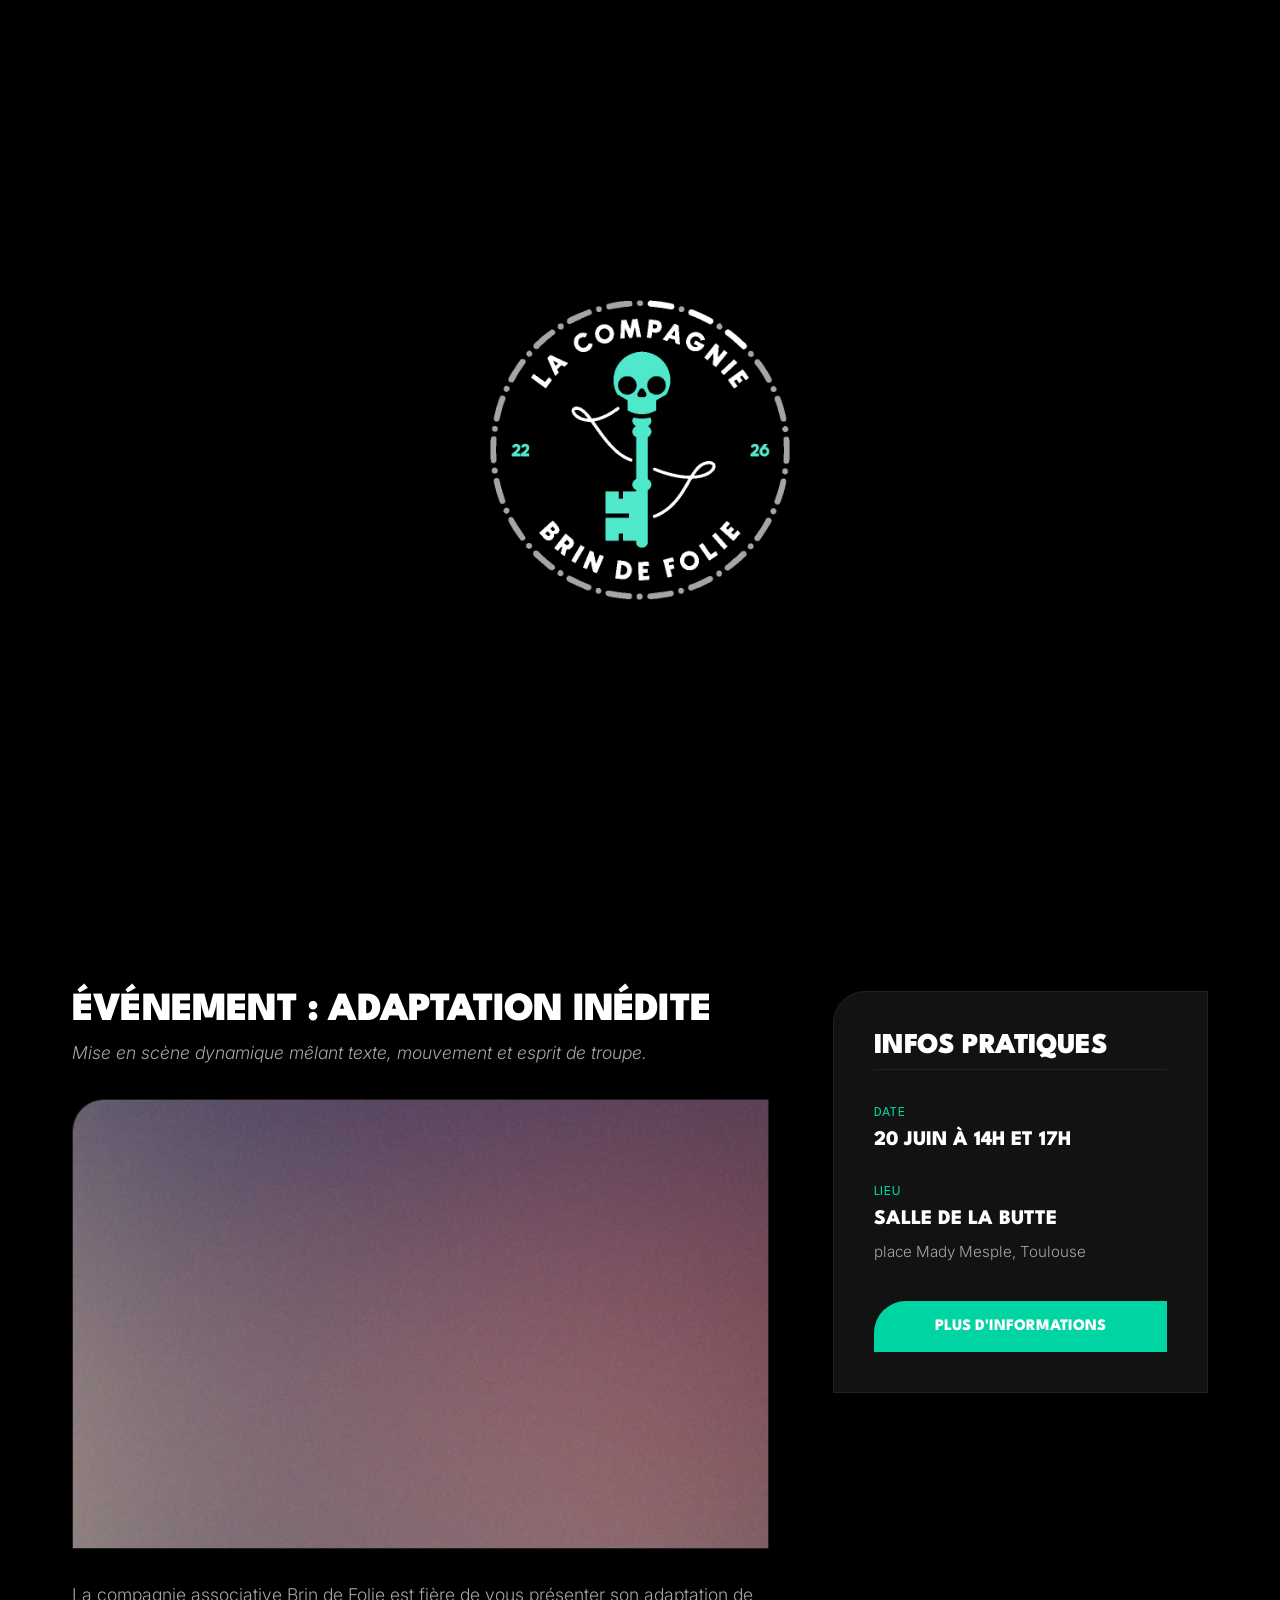
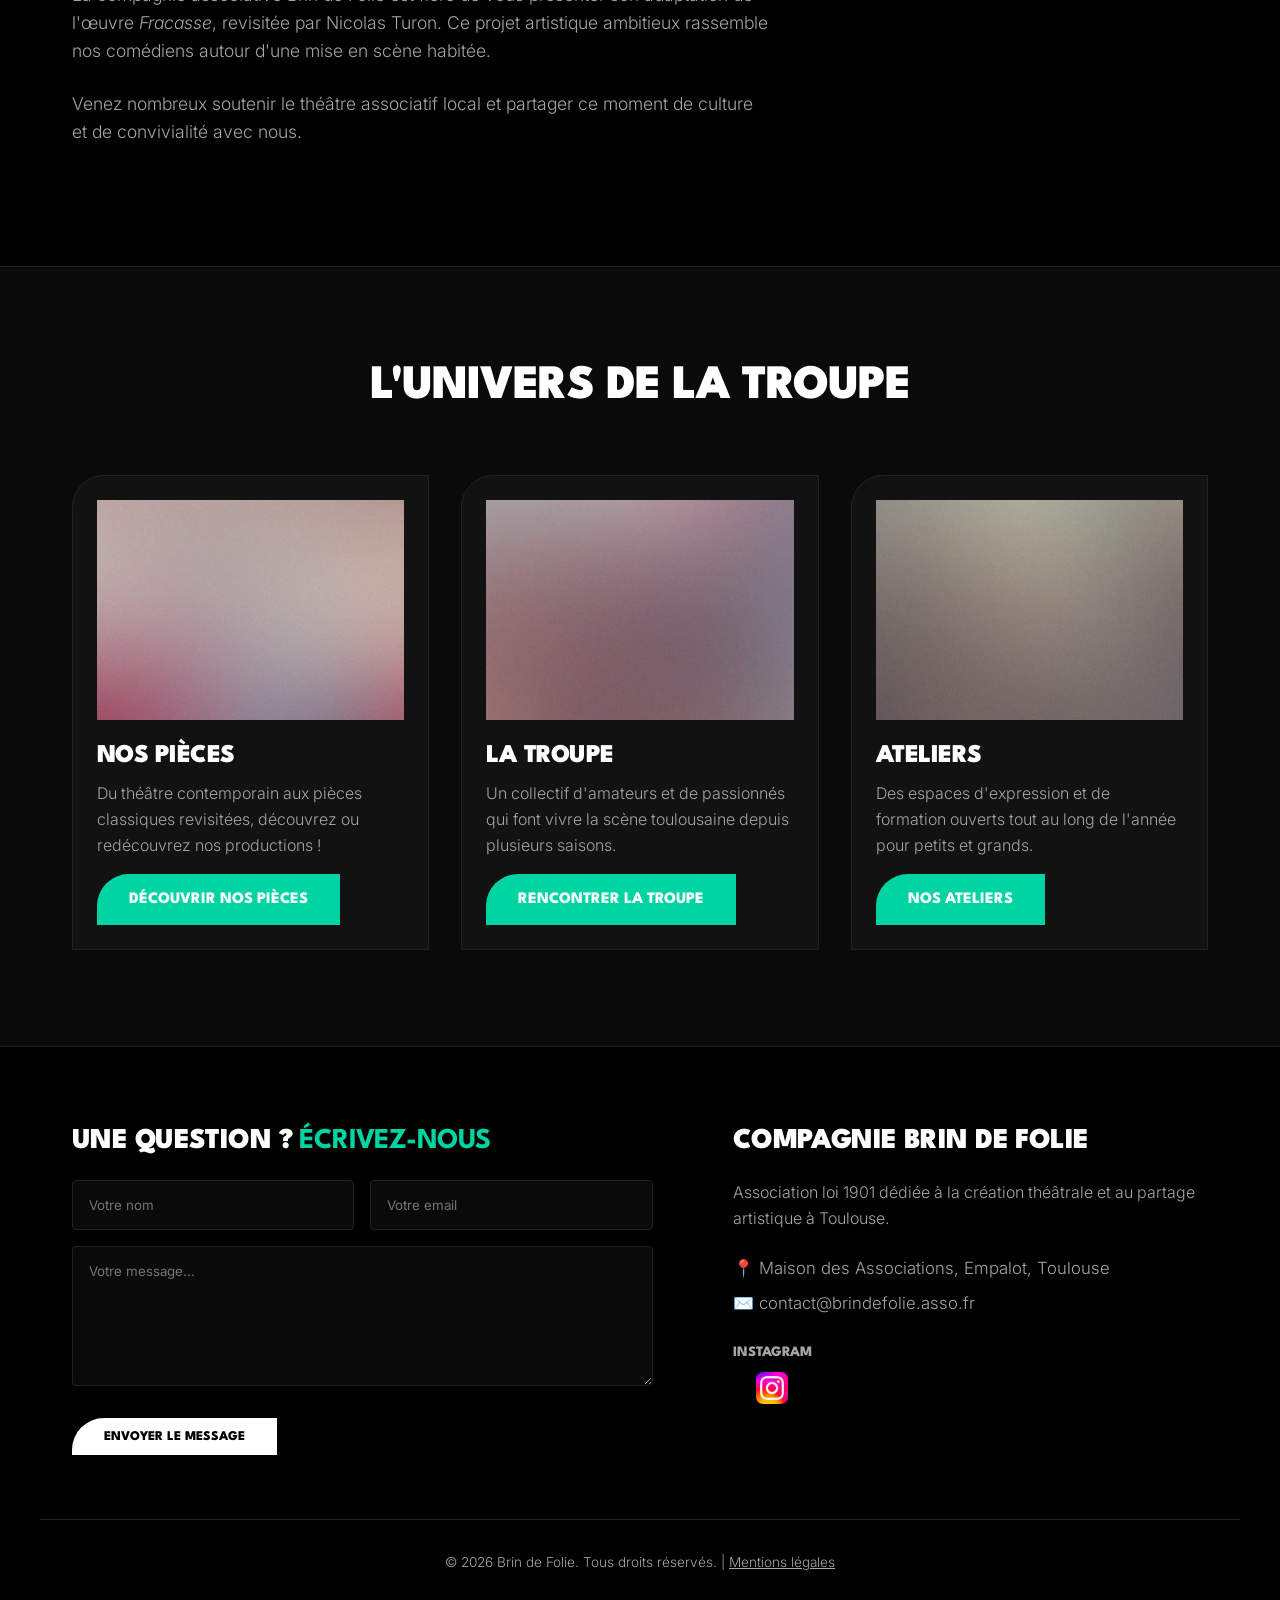
<file: index.html>
<!DOCTYPE html>
<html lang="fr">
<head>
    <meta charset="UTF-8" />
    <meta name="viewport" content="width=device-width, initial-scale=1.0" />
    <title>Brin de Folie | Compagnie de Théâtre Associative Toulouse</title>
	
	<meta name="description" content="Découvrez Brin de Folie, troupe de théâtre effervescente à Toulouse. Suivez nos créations, spectacles en tournée (Fracasse), nos archives et ateliers." />
    <meta name="keywords" content="theatre toulouse, compagnie theatre amateur, troupe de theatre, ateliers theatre toulouse, spectacle fracasse" />

    <meta property="og:type" content="website" />
    <meta property="og:url" content="https://brindefolie.github.io/" /> <meta property="og:title" content="Brin de Folie | Compagnie de Théâtre Associative à Toulouse" />
    <meta property="og:description" content="Théâtre effervescent et créations collectives. Découvrez nos spectacles actuels, nos archives et nos ateliers." />
    <meta property="og:image" content="https://brindefolie.github.io/images/SVG/Link.svg" /> <meta name="robots" content="index, follow" />

	<script type="application/ld+json">
	{
  		"@context": "https://schema.org",
  		"@type": "WebSite",
  		"name": "Brin de Folie",
  		"url": "https://brindefolie.github.io/"
	}
	</script>
	
    <link rel="canonical" href="https://brindefolie.github.io/" />
	
	<link rel="apple-touch-icon" href="images/2x/apple-touch-icon.png" />
	<!-- <link rel="icon" type="image/svg+xml" href="images/SVG/IconB.svg" /> -->
	<link rel="icon" type="image/svg+xml" href="https://brindefolie.github.io/images/SVG/IconB.svg" />
	<link rel="icon" type="image/png" sizes="48x48" href="https://brindefolie.github.io/images/favicon.png" />
    <link rel="stylesheet" href="main.css" />
</head>
<body>
	<div id="page-loader">
		<div class="loader-content">
			<img src="images/GIF/gifBDF2.gif" alt="Brin de Folie" class="loader-gif">
		</div>
	</div>
    <header id="main-header" data-include="header.html"></header>

    <main>
        <section id="hero">
            <div class="container hero-grid">
                <div class="hero-content">
                    <h1>Brin de <span class="text-flash">Folie</span></h1>
                    <p class="hero-lead">Une association de passionnés réunis pour partager l'amour de la scène, du mouvement et de la comédie brute.</p>
                    <a href="pieces.html" class="btn-primary">Voir les pièces</a>
                </div>
                <div class="hero-image-wrapper">
                    <img src="images/SVG/IllC.svg" alt="Insigne Brin de Folie" class="hero-badge">
                </div>
            </div>
        </section>

        <section id="now-playing">
            <div class="container alert-banner">
                <div class="banner-text">
                    <span class="badge-live">À l'affiche</span>
                    <h2><strong>Fracasse</strong> de Nicolas Turon</h2>
                </div>
                <div class="banner-action">
                    <a href="oeuvre-fracasse.html" class="btn-secondary">Découvrir la pièce</a>
                </div>
            </div>
        </section>

        <section id="spectacle-focus" class="container">
            <div class="focus-grid">
                <article class="main-event">
                    <header class="event-header">
                        <h2>Événement : Adaptation inédite</h2>
                        <p>Mise en scène dynamique mêlant texte, mouvement et esprit de troupe.</p>
                    </header>
                    <div class="featured-image">
						<a href="oeuvre-fracasse.html" class="image-link" aria-label="Représentation de Fracasse">
							<img src="images/pic04.jpg" alt="Représentation de Fracasse" />
						</a>
                    </div>
                    <div class="event-body">
                        <p>La compagnie associative Brin de Folie est fière de vous présenter son adaptation de l'œuvre <em>Fracasse</em>, revisitée par Nicolas Turon. Ce projet artistique ambitieux rassemble nos comédiens autour d'une mise en scène habitée.</p>
                        <p>Venez nombreux soutenir le théâtre associatif local et partager ce moment de culture et de convivialité avec nous.</p>
                    </div>
                </article>

                <aside class="event-sidebar">
                    <div class="sticky-info-box">
                        <h3>Infos Pratiques</h3>
                        <div class="info-item">
                            <span class="info-label">Date</span>
                            <time datetime="2026-06-20" class="info-value">20 juin à 14h et 17h</time>
                        </div>
                        <div class="info-item">
                            <span class="info-label">Lieu</span>
                            <p class="info-value">Salle de la Butte<br><small>place Mady Mesple, Toulouse</small></p>
                        </div>
                        <a href="oeuvre-fracasse.html" class="btn-ticket">Plus d'informations</a>
                    </div>
                </aside>
            </div>
        </section>

        <section id="pillars">
            <div class="container">
                <h2 class="section-title">L'Univers de la Troupe</h2>
                <div class="pillars-grid">
                    <article class="pillar-card">
						<a href="pieces.html" class="pillar-image-link" aria-label="Découvrir nos pièces">
                            <img src="images/pic01.jpg" alt="Scène de théâtre" />
                        </a>
                        <h3>Nos pièces</h3>
                        <p>Du théâtre contemporain aux pièces classiques revisitées, découvrez ou redécouvrez nos productions !</p>
						<div class="pillar-actions">
                            <a href="pieces.html" class="btn-primary btn-small">Découvrir nos pièces</a>
                        </div>
                    </article>

                    <article class="pillar-card">
						<a href="troupe.html" class="pillar-image-link" aria-label="Découvrir la troupe">
							<img src="images/pic02.jpg" alt="Les comédiens" />
						</a>
                        <h3>La Troupe</h3>
                        <p>Un collectif d'amateurs et de passionnés qui font vivre la scène toulousaine depuis plusieurs saisons.</p>
						<div class="pillar-actions">
                            <a href="troupe.html" class="btn-primary btn-small">Rencontrer la troupe</a>
                        </div>
					</article>

                    <article class="pillar-card">
						<a href="#" class="pillar-image-link" aria-label="Découvrir les ateliers">
							<img src="images/pic03.jpg" alt="Atelier de théâtre" />
						</a>
                        <h3>Ateliers</h3>
                        <p>Des espaces d'expression et de formation ouverts tout au long de l'année pour petits et grands.</p>
						<div class="pillar-actions">
                            <a href="#" class="btn-primary btn-small">nos ateliers</a>
                        </div>
					</article>
                </div>
            </div>
        </section>
    </main>

    <footer id="main-footer" data-include="footer.html"></footer>
	<script src="script.js"></script>
</body>
</html>
</file>
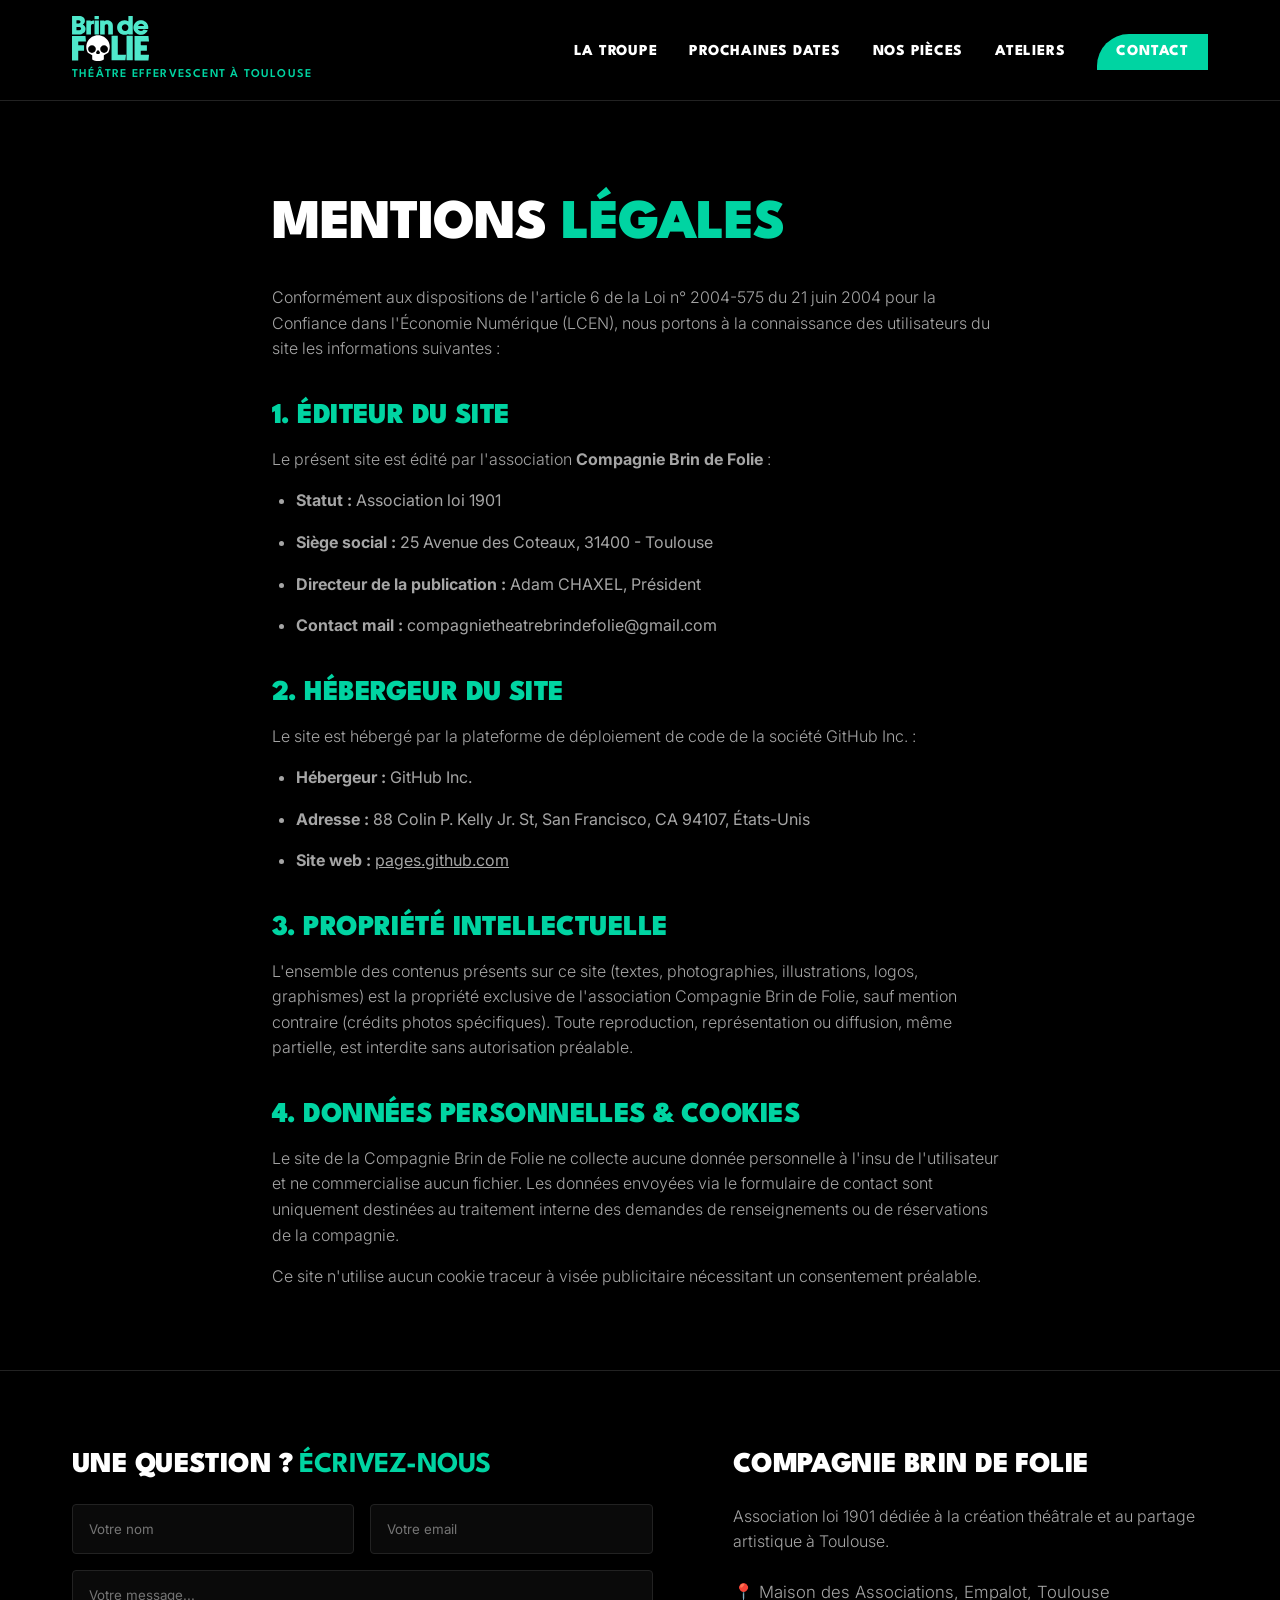
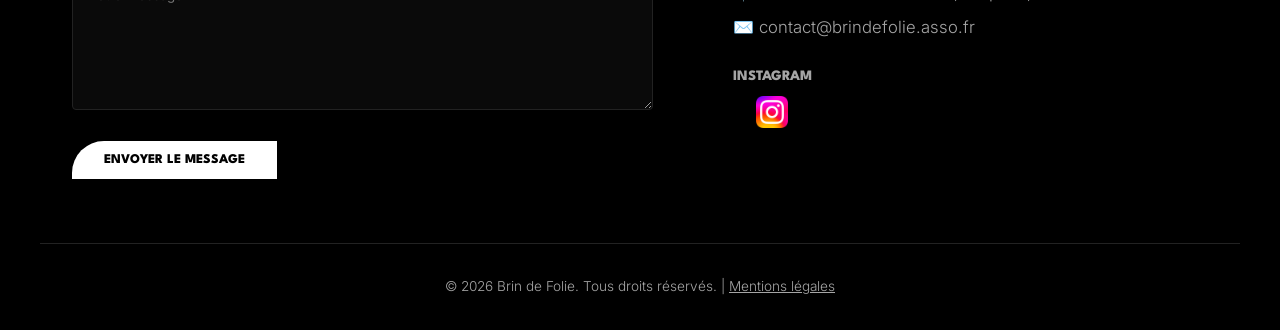
<file: mention.html>
<!DOCTYPE html>
<html lang="fr">
<head>
    <meta charset="UTF-8" />
    <meta name="viewport" content="width=device-width, initial-scale=1.0" />
    <title>Mentions Légales | Brin de Folie</title>

    <script type="application/ld+json">
	{
  		"@context": "https://schema.org",
  		"@type": "WebSite",
  		"name": "Brin de Folie",
  		"url": "https://brindefolie.github.io/"
	}
	</script>
    <!-- <link rel="icon" type="image/svg+xml" href="images/SVG/IconB.svg" /> -->
	<link rel="icon" type="image/svg+xml" href="https://brindefolie.github.io/images/SVG/IconB.svg" />
	<link rel="icon" type="image/png" sizes="48x48" href="https://brindefolie.github.io/images/favicon.png" />

    <link rel="stylesheet" href="main.css" />
    <link rel="stylesheet" href="mention.css" />
</head>
<body>

    <header id="main-header" data-include="header.html"></header>

    <main class="container">
        <article class="legal-content">
            <h1>Mentions <span class="text-flash">Légales</span></h1>
            <p>Conformément aux dispositions de l'article 6 de la Loi n° 2004-575 du 21 juin 2004 pour la Confiance dans l'Économie Numérique (LCEN), nous portons à la connaissance des utilisateurs du site les informations suivantes :</p>

            <h2>1. Éditeur du site</h2>
            <p>Le présent site est édité par l'association <strong>Compagnie Brin de Folie</strong> :</p>
            <ul>
                <li><strong>Statut :</strong> Association loi 1901</li>
                <li><strong>Siège social :</strong> 25 Avenue des Coteaux, 31400 - Toulouse</li>
                <li><strong>Directeur de la publication :</strong> Adam CHAXEL, Président</li>
                <li><strong>Contact mail :</strong> compagnietheatrebrindefolie@gmail.com</li>
            </ul>

            <h2>2. Hébergeur du site</h2>
            <p>Le site est hébergé par la plateforme de déploiement de code de la société GitHub Inc. :</p>
            <ul>
                <li><strong>Hébergeur :</strong> GitHub Inc.</li>
                <li><strong>Adresse :</strong> 88 Colin P. Kelly Jr. St, San Francisco, CA 94107, États-Unis</li>
                <li><strong>Site web :</strong> <a href="https://pages.github.com" target="_blank" rel="noopener">pages.github.com</a></li>
            </ul>

            <h2>3. Propriété intellectuelle</h2>
            <p>L'ensemble des contenus présents sur ce site (textes, photographies, illustrations, logos, graphismes) est la propriété exclusive de l'association Compagnie Brin de Folie, sauf mention contraire (crédits photos spécifiques). Toute reproduction, représentation ou diffusion, même partielle, est interdite sans autorisation préalable.</p>

            <h2>4. Données personnelles & Cookies</h2>
            <p>Le site de la Compagnie Brin de Folie ne collecte aucune donnée personnelle à l'insu de l'utilisateur et ne commercialise aucun fichier. Les données envoyées via le formulaire de contact sont uniquement destinées au traitement interne des demandes de renseignements ou de réservations de la compagnie.</p>
            <p>Ce site n'utilise aucun cookie traceur à visée publicitaire nécessitant un consentement préalable.</p>
        </article>
    </main>

    <footer id="main-footer" data-include="footer.html"></footer>

    <!-- Script de gestion globale -->
    <script src="script.js"></script>
</body>
</html>
</file>
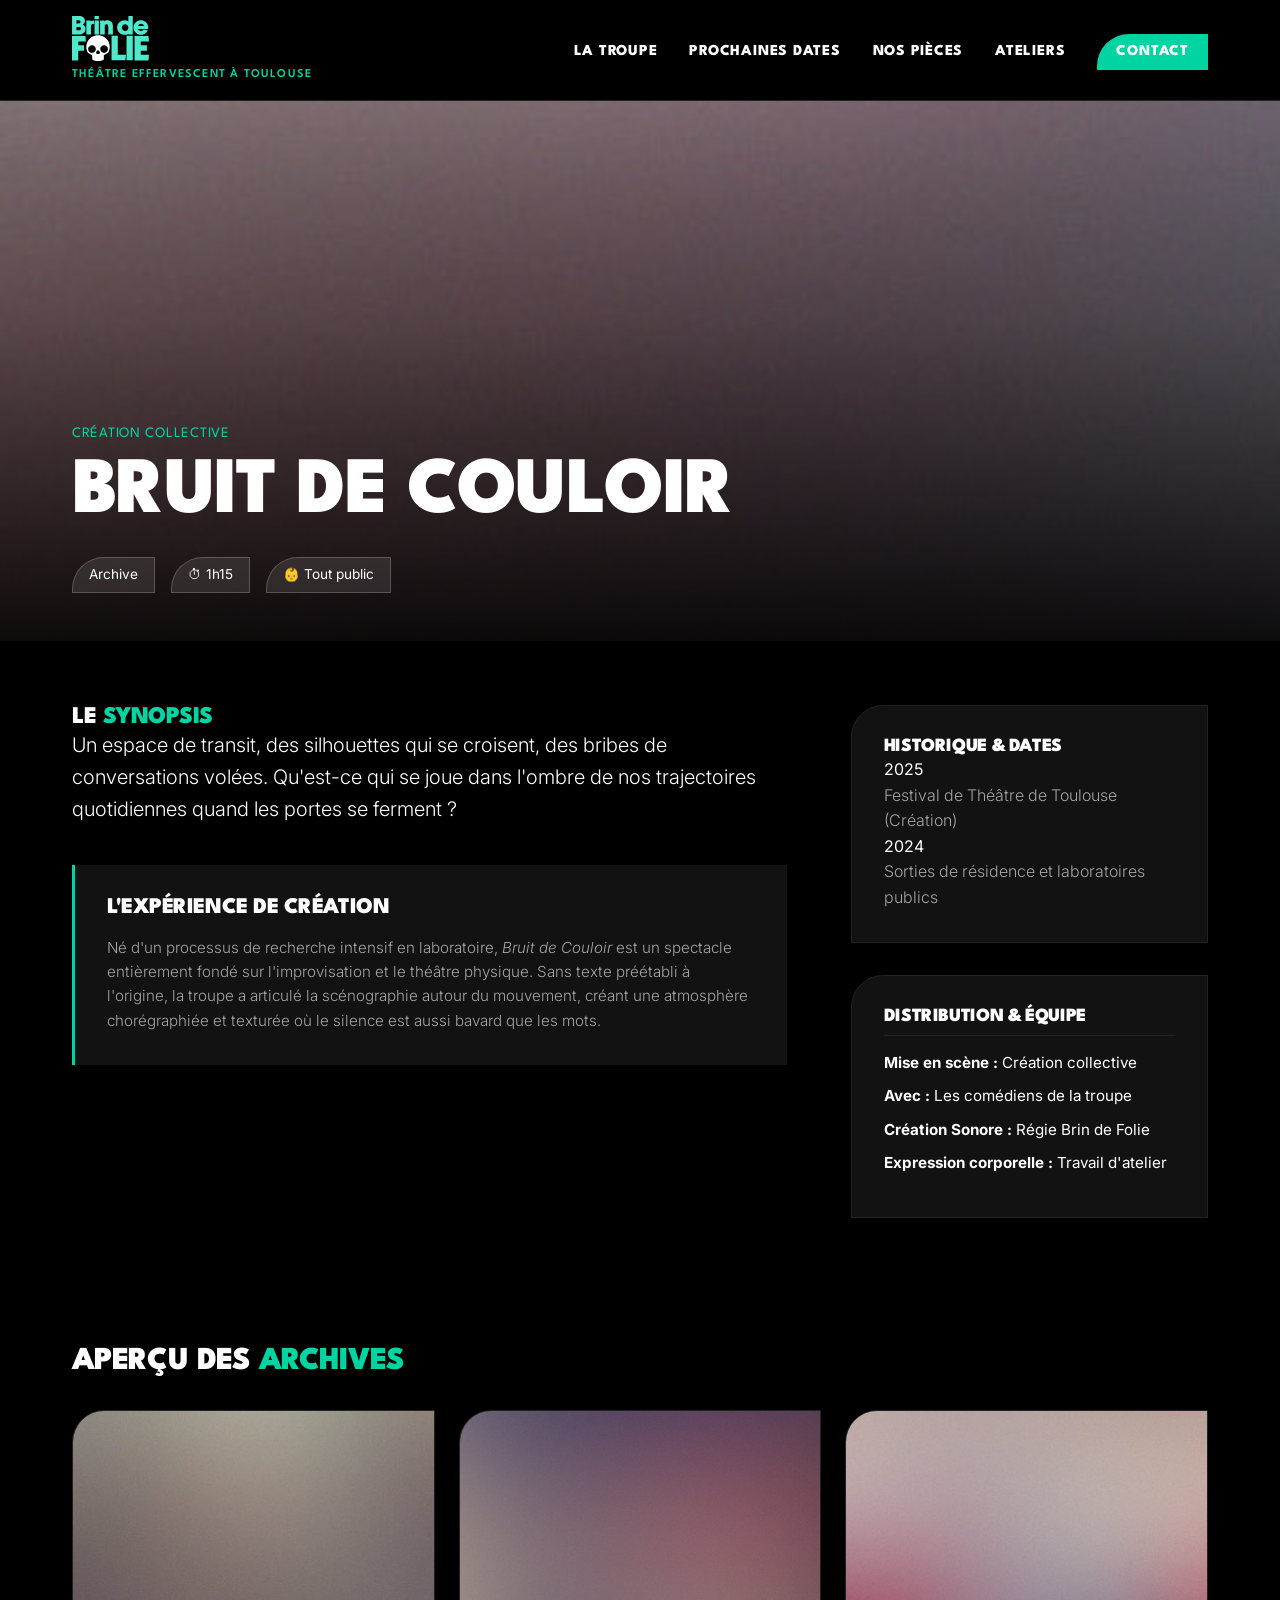
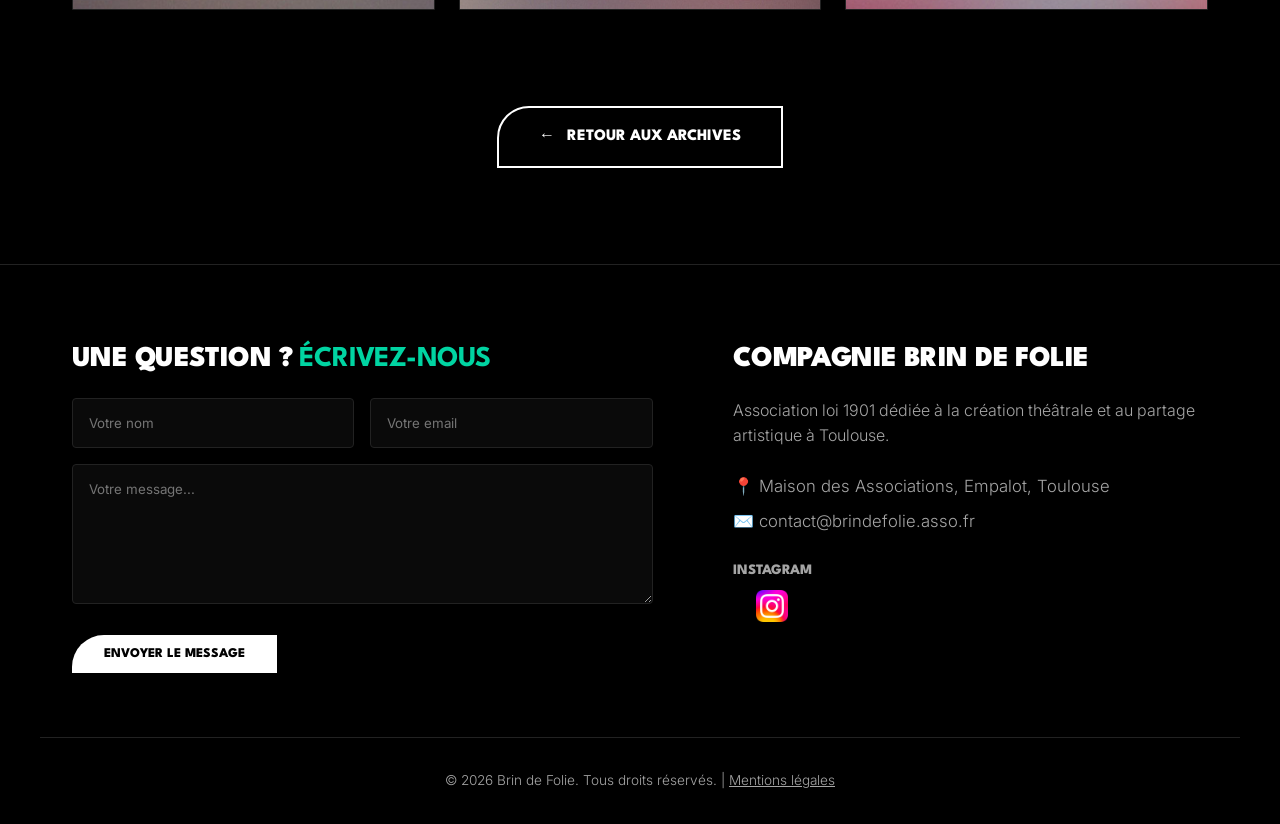
<file: oeuvre-archive-bruitdecouloir.html>
<!DOCTYPE html>
<html lang="fr">
<head>
    <meta charset="UTF-8" />
    <meta name="viewport" content="width=device-width, initial-scale=1.0" />
    <title>Bruit de Couloir | Archives | Brin de Folie</title>
    
    <meta name="description" content="Retour sur Bruit de Couloir, création collective et expérimentale de la compagnie Brin de Folie présentée au Festival de Théâtre de Toulouse." />
    <meta name="keywords" content="bruit de couloir theatre, creation collective toulouse, theatre physique toulouse" />

    <meta property="og:type" content="article" />
    <meta property="og:url" content="https://brindefolie.github.io/oeuvre-archive-bruitdecouloir.html" />
    <meta property="og:title" content="Bruit de Couloir | Archives | Brin de Folie Théâtre" />
    <meta property="og:description" content="Une pièce basée sur le mouvement et l'improvisation. Plongez dans les archives de notre laboratoire public de 2025." />
    <meta property="og:image" content="https://brindefolie.github.io/images/SVG/Link.svg" />

    <meta name="robots" content="index, follow" />

	<script type="application/ld+json">
	{
  		"@context": "https://schema.org",
  		"@type": "WebSite",
  		"name": "Brin de Folie",
  		"url": "https://brindefolie.github.io/"
	}
	</script>
	
    <link class="canonical" href="https://brindefolie.github.io/oeuvre-archive-bruitdecouloir.html" />

	<link rel="apple-touch-icon" href="images/2x/apple-touch-icon.png" />
    <!-- <link rel="icon" type="image/svg+xml" href="images/SVG/IconB.svg" /> -->
	<link rel="icon" type="image/svg+xml" href="https://brindefolie.github.io/images/SVG/IconB.svg" />
	<link rel="icon" type="image/png" sizes="48x48" href="https://brindefolie.github.io/images/favicon.png" />
    <link rel="stylesheet" href="main.css" />
    <link rel="stylesheet" href="oeuvre.css" />
</head>
<body>
    <header id="main-header" data-include="header.html"></header>

    <main>
        <section class="show-hero">
            <div class="hero-bg">
                <img src="images/pic02.jpg" alt="Spectacle Bruit de Couloir" />
            </div>
            <div class="hero-overlay"></div>
            <div class="hero-content container">
                <span class="show-meta-author">Création Collective</span>
                <h1>Bruit de Couloir</h1>
                <div class="badge-container">
                    <span class="info-badge archive-badge">Archive</span>
                    <span class="info-badge duration">⏱ 1h15</span>
                    <span class="info-badge age">👶 Tout public</span>
                </div>
            </div>
        </section>

        <section class="show-details container">
            <div class="details-grid">
                
                <div class="details-text">
                    <h2>Le <span class="text-flash">Synopsis</span></h2>
                    <p class="synopsis-lead">Un espace de transit, des silhouettes qui se croisent, des bribes de conversations volées. Qu'est-ce qui se joue dans l'ombre de nos trajectoires quotidiennes quand les portes se ferment ?</p>
                    
                    <div class="artistic-note">
                        <h3>L'expérience de création</h3>
                        <p>Né d'un processus de recherche intensif en laboratoire, <em>Bruit de Couloir</em> est un spectacle entièrement fondé sur l'improvisation et le théâtre physique. Sans texte préétabli à l'origine, la troupe a articulé la scénographie autour du mouvement, créant une atmosphère chorégraphiée et texturée où le silence est aussi bavard que les mots.</p>
                    </div>
                </div>

                <aside class="details-sidebar">
                    <div class="sidebar-block history-card">
                        <h3>Historique & Dates</h3>
                        <div class="archive-dates-list">
                            <div class="archive-date-item">
                                <span class="year-badge">2025</span>
                                <p>Festival de Théâtre de Toulouse (Création)</p>
                            </div>
                            <div class="archive-date-item">
                                <span class="year-badge">2024</span>
                                <p>Sorties de résidence et laboratoires publics</p>
                            </div>
                        </div>
                    </div>

                    <div class="sidebar-block creative-team">
                        <h3>Distribution & Équipe</h3>
                        <ul>
                            <li><strong>Mise en scène :</strong> Création collective</li>
                            <li><strong>Avec :</strong> Les comédiens de la troupe</li>
                            <li><strong>Création Sonore :</strong> Régie Brin de Folie</li>
                            <li><strong>Expression corporelle :</strong> Travail d'atelier</li>
                        </ul>
                    </div>
                </aside>

            </div>
        </section>

        <section class="show-gallery container">
            <h2 class="section-subtitle">Aperçu des <span class="text-flash">Archives</span></h2>
            <div class="gallery-grid">
                <div class="gallery-item"><img src="images/pic03.jpg" alt="Photo d'archive 1" /></div>
                <div class="gallery-item"><img src="images/pic04.jpg" alt="Photo d'archive 2" /></div>
                <div class="gallery-item"><img src="images/pic01.jpg" alt="Photo d'archive 3" /></div>
            </div>
        </section>

        <div class="container actions-back">
            <a href="pieces.html#archives" class="btn-secondary btn-back">
                <span class="icon-arrow">←</span> Retour aux archives
            </a>
        </div>
    </main>

    <footer id="main-footer" data-include="footer.html"></footer>
	<script src="script.js"></script>

</body>
</html>
</file>
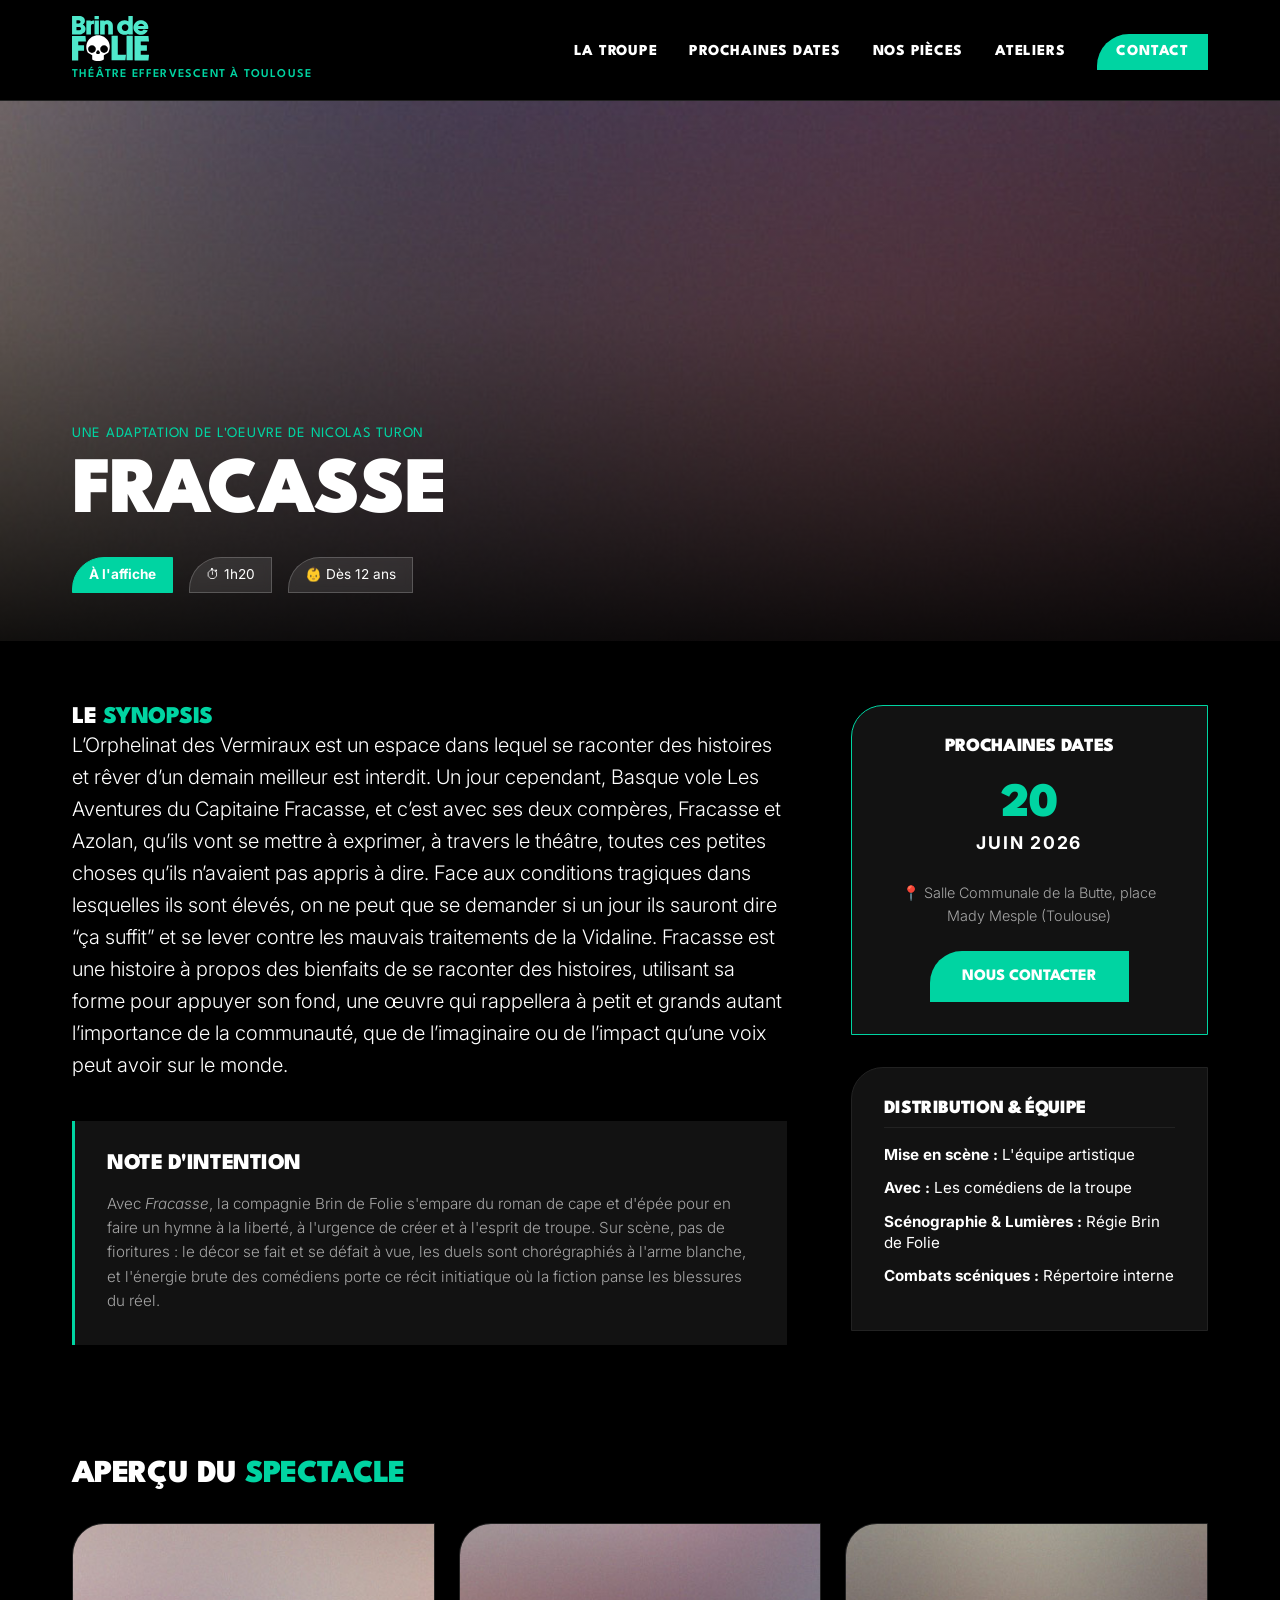
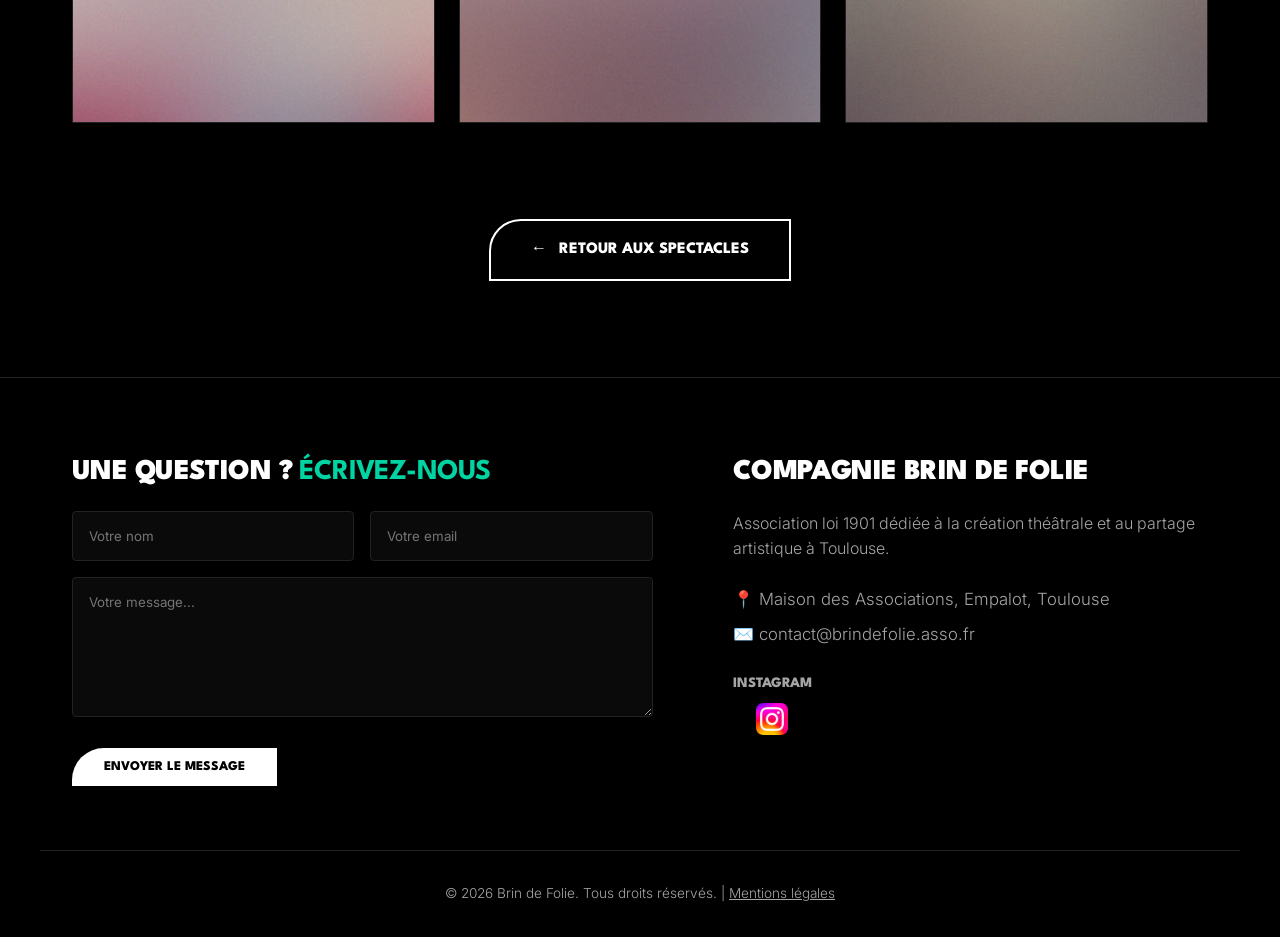
<file: oeuvre-fracasse.html>
<!DOCTYPE html>
<html lang="fr">
<head>
    <meta charset="UTF-8" />
    <meta name="viewport" content="width=device-width, initial-scale=1.0" />
    <title>Fracasse | Spectacles | Brin de Folie</title>
    
	<meta name="description" content="Découvrez Fracasse par la compagnie Brin de Folie. Une adaptation physique et habitée de l'œuvre classique, mêlant combats scéniques et poésie brute." />
    <meta name="keywords" content="piece fracasse toulouse, nicolas turon, combats sceniques toulouse, spectacle brin de folie" />

    <meta property="og:type" content="article" />
    <meta property="og:url" content="https://brindefolie.github.io/oeuvre-fracasse.html" />
    <meta property="og:title" content="Fracasse - Spectacle | Brin de Folie Toulouse" />
    <meta property="og:description" content="Un château en ruine, des duels à l'arme blanche et l'énergie brute d'une troupe. Découvrez notre création phare." />
    <meta property="og:image" content="https://brindefolie.github.io/images/SVG/Link.svg" />

    <meta name="robots" content="index, follow" />

	<script type="application/ld+json">
	{
  		"@context": "https://schema.org",
  		"@type": "WebSite",
  		"name": "Brin de Folie",
  		"url": "https://brindefolie.github.io/"
	}
	</script>
	
    <link class="canonical" href="https://brindefolie.github.io/oeuvre-fracasse.html" />
	
	<link rel="apple-touch-icon" href="images/2x/apple-touch-icon.png" />
    <!-- <link rel="icon" type="image/svg+xml" href="images/SVG/IconB.svg" /> -->
	<link rel="icon" type="image/svg+xml" href="https://brindefolie.github.io/images/SVG/IconB.svg" />
	<link rel="icon" type="image/png" sizes="48x48" href="https://brindefolie.github.io/images/favicon.png" />
    <link rel="stylesheet" href="main.css" />
    <link rel="stylesheet" href="oeuvre.css" />
</head>
<body>

    <header id="main-header" data-include="header.html"></header>

    <main>
        <section class="show-hero">
            <div class="hero-bg">
                <img src="images/pic04.jpg" alt="Fracasse sur scène" />
            </div>
            <div class="hero-overlay"></div>
            <div class="hero-content container">
                <span class="show-meta-author">Une adaptation de l'oeuvre de Nicolas Turon</span>
                <h1>Fracasse</h1>
                <div class="badge-container">
                    <span class="info-badge status">À l'affiche</span>
                    <span class="info-badge duration">⏱ 1h20</span>
                    <span class="info-badge age">👶 Dès 12 ans</span>
                </div>
            </div>
        </section>

        <section class="show-details container">
            <div class="details-grid">
                
                <div class="details-text">
                    <h2>Le <span class="text-flash">Synopsis</span></h2>
                    <p class="synopsis-lead">L’Orphelinat des Vermiraux est un espace dans lequel se raconter des histoires et rêver d’un demain meilleur est interdit. Un jour cependant, Basque vole Les Aventures du Capitaine Fracasse, et c’est avec ses deux compères, Fracasse et Azolan, qu’ils vont se mettre à exprimer, à travers le théâtre, toutes ces petites choses qu’ils n’avaient pas appris à dire. Face aux conditions tragiques dans lesquelles ils sont élevés, on ne peut que se demander si un jour ils sauront dire “ça suffit” et se lever contre les mauvais traitements de la Vidaline.

Fracasse est une histoire à propos des bienfaits de se raconter des histoires, utilisant sa forme pour appuyer son fond, une œuvre qui rappellera à petit et grands autant l’importance de la communauté, que de l’imaginaire ou de l’impact qu’une voix peut avoir sur le monde.</p>
                    
                    <div class="artistic-note">
                        <h3>Note d'intention</h3>
                        <p>Avec <em>Fracasse</em>, la compagnie Brin de Folie s'empare du roman de cape et d'épée pour en faire un hymne à la liberté, à l'urgence de créer et à l'esprit de troupe. Sur scène, pas de fioritures : le décor se fait et se défait à vue, les duels sont chorégraphiés à l'arme blanche, et l'énergie brute des comédiens porte ce récit initiatique où la fiction panse les blessures du réel.</p>
                    </div>
                </div>

                <aside class="details-sidebar">
                    <div class="sidebar-block next-date-card">
						<h3>Prochaines Dates</h3>
						<div class="date-highlight">
							<span class="day">20</span>
							<span class="month">Juin 2026</span>
						</div>
						<p class="location">📍 Salle Communale de la Butte, place Mady Mesple (Toulouse)</p>
						
						<a href="#main-footer" class="btn-primary btn-small">Nous contacter</a>
					</div>

                    <div class="sidebar-block creative-team">
                        <h3>Distribution & Équipe</h3>
                        <ul>
                            <li><strong>Mise en scène :</strong> L'équipe artistique</li>
                            <li><strong>Avec :</strong> Les comédiens de la troupe</li>
                            <li><strong>Scénographie & Lumières :</strong> Régie Brin de Folie</li>
                            <li><strong>Combats scéniques :</strong> Répertoire interne</li>
                        </ul>
                    </div>
                </aside>

            </div>
        </section>

        <section class="show-gallery container">
            <h2 class="section-subtitle">Aperçu du <span class="text-flash">Spectacle</span></h2>
            <div class="gallery-grid">
                <div class="gallery-item"><img src="images/pic01.jpg" alt="Photo de scène 1" /></div>
                <div class="gallery-item"><img src="images/pic02.jpg" alt="Photo de scène 2" /></div>
                <div class="gallery-item"><img src="images/pic03.jpg" alt="Photo de scène 3" /></div>
            </div>
        </section>

        <div class="container actions-back">
            <a href="pieces.html" class="btn-secondary btn-back">
                <span class="icon-arrow">←</span> Retour aux spectacles
            </a>
        </div>
    </main>

    <footer id="main-footer" data-include="footer.html"></footer>
	<script src="script.js"></script>

</body>
</html>
</file>
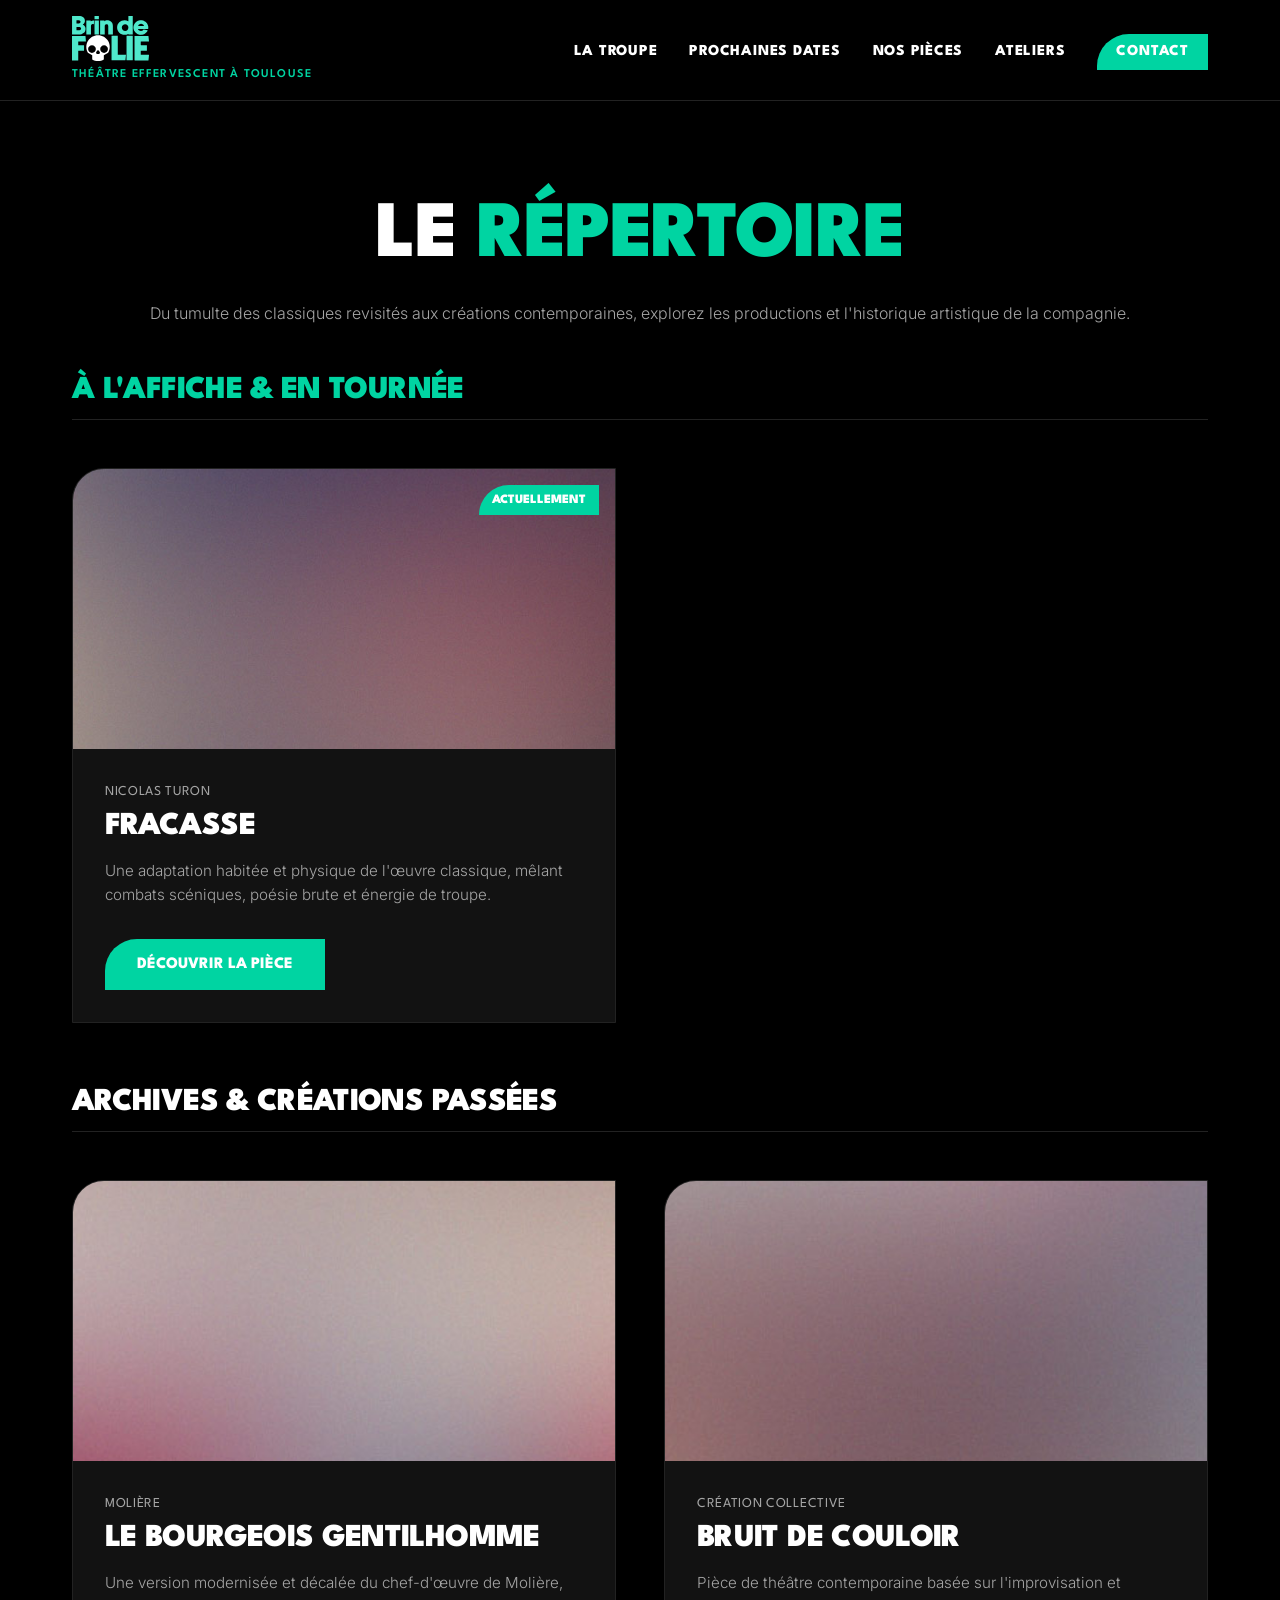
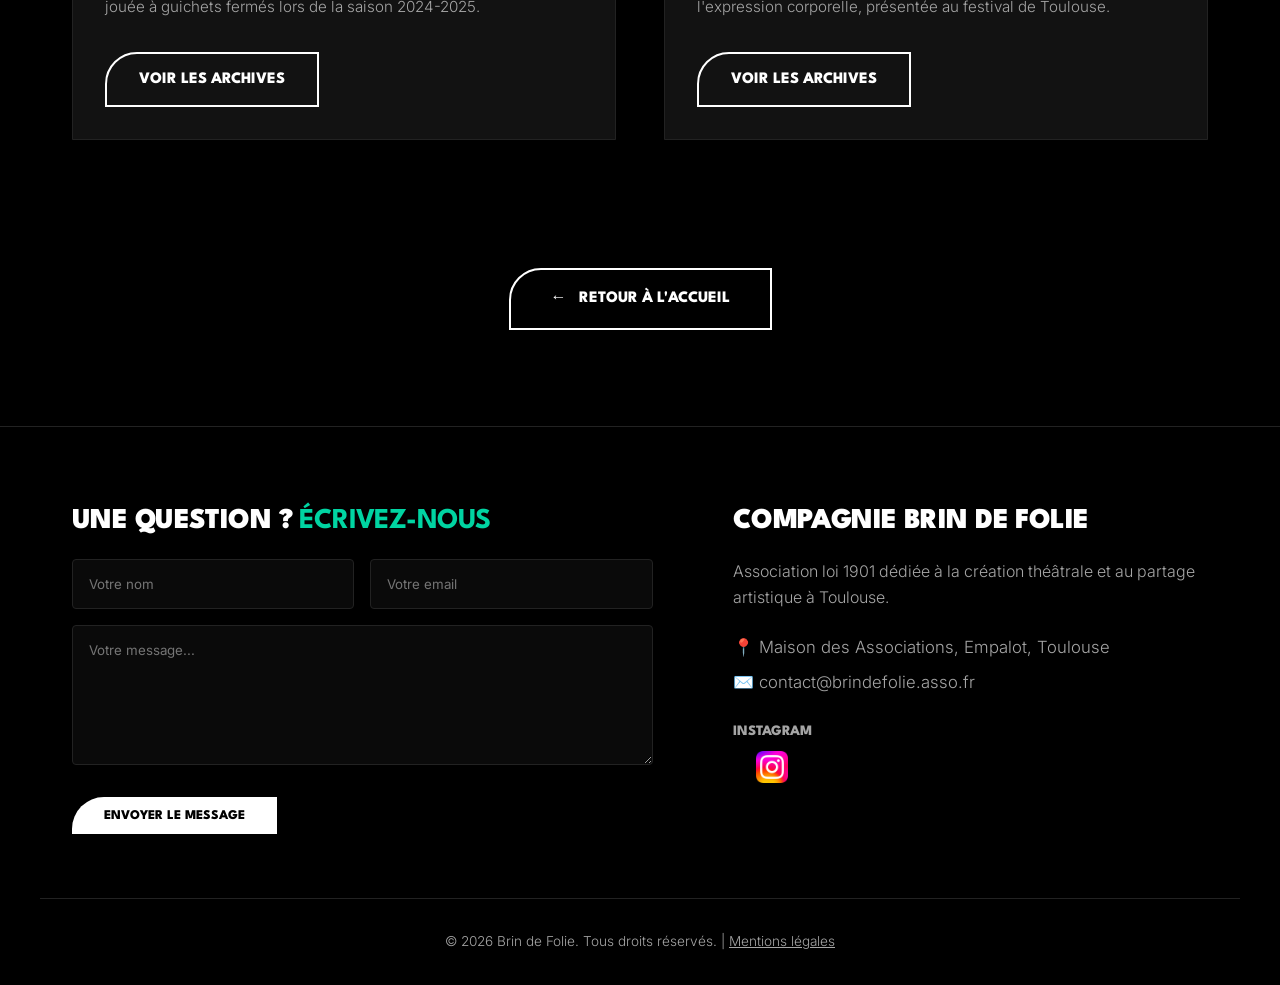
<file: pieces.html>
<!DOCTYPE html>
<html lang="fr">
<head>
    <meta charset="UTF-8" />
    <meta name="viewport" content="width=device-width, initial-scale=1.0" />
    <title>Nos Pièces | Brin de Folie</title>
	
	<meta name="description" content="Explorez le répertoire de la compagnie Brin de Folie : nos pièces actuellement à l'affiche et en tournée à Toulouse, ainsi que nos archives artistiques." />
    <meta name="keywords" content="spectacle theatre toulouse, piece de theatre toulouse, repertoire brin de folie, archives theatre" />

    <meta property="og:type" content="website" />
    <meta property="og:url" content="https://brindefolie.github.io/pieces.html" />
    <meta property="og:title" content="Nos Spectacles & Créations | Brin de Folie Théâtre" />
    <meta property="og:description" content="Du théâtre contemporain aux classiques revisités, découvrez nos productions passées et futures." />
    <meta property="og:image" content="https://brindefolie.github.io/images/SVG/Link.svg" /> <meta name="robots" content="index, follow" />
	<script type="application/ld+json">
	{
  		"@context": "https://schema.org",
  		"@type": "WebSite",
  		"name": "Brin de Folie",
  		"url": "https://brindefolie.github.io/"
	}
	</script>
    <link class="canonical" href="https://brindefolie.github.io/pieces.html" />
	
	<link rel="apple-touch-icon" href="images/2x/apple-touch-icon.png" />
    <!-- <link rel="icon" type="image/svg+xml" href="images/SVG/IconB.svg" /> -->
	<link rel="icon" type="image/svg+xml" href="https://brindefolie.github.io/images/SVG/IconB.svg" />
	<link rel="icon" type="image/png" sizes="48x48" href="https://brindefolie.github.io/images/favicon.png" />
    <link rel="stylesheet" href="main.css" />
    <link rel="stylesheet" href="pieces.css" />
</head>
<body>

    <header id="main-header" data-include="header.html"></header>

    <main>
        <section id="pieces-intro" class="container">
            <h1>Le <span class="text-flash">Répertoire</span></h1>
            <p class="intro-lead">Du tumulte des classiques revisités aux créations contemporaines, explorez les productions et l'historique artistique de la compagnie.</p>
        </section>

        <section id="en-tournee" class="container pieces-section">
            <h2 class="category-title">À l'affiche & En tournée</h2>
            <div class="catalog-grid">
                
                <article class="show-card status-live">
                    <div class="show-badge">Actuellement</div>
                    <div class="show-image">
						<a href="oeuvre-fracasse.html" class="image-link" aria-label="Spectacle Fracasse">
							<img src="images/pic04.jpg" alt="Spectacle Fracasse" />
						</a>
                    </div>
                    <div class="show-content">
                        <span class="show-author">Nicolas Turon</span>
                        <h3>Fracasse</h3>
                        <p>Une adaptation habitée et physique de l'œuvre classique, mêlant combats scéniques, poésie brute et énergie de troupe.</p>
                        <div class="show-actions">
                            <a href="oeuvre-fracasse.html" class="btn-primary btn-small">Découvrir la pièce</a>
                        </div>
                    </div>
                </article>

                </div>
        </section>

        <section id="archives" class="container pieces-section">
            <h2 class="category-title">Archives & Créations passées</h2>
            <div class="catalog-grid">
                
                <article class="show-card status-archive">
                    <div class="show-image">
						<a href="oeuvre-archive-bruitdecouloir.html" class="image-link" aria-label="Ancien spectacle">
                            <img src="images/pic01.jpg" alt="Ancien spectacle" />
                        </a>
                    </div>
                    <div class="show-content">
                        <span class="show-author">Molière</span>
                        <h3>Le Bourgeois Gentilhomme</h3>
                        <p>Une version modernisée et décalée du chef-d'œuvre de Molière, jouée à guichets fermés lors de la saison 2024-2025.</p>
                        <div class="show-actions">
                            <a href="oeuvre-archive-bruitdecouloir.html" class="btn-secondary btn-small">Voir les archives</a>
                        </div>
                    </div>
                </article>

                <article class="show-card status-archive">
                    <div class="show-image">
						<a href="oeuvre-archive-bruitdecouloir.html" class="image-link" aria-label="Ancien spectacle">
							<img src="images/pic02.jpg" alt="Ancien spectacle" />
						</a>
                    </div>
                    <div class="show-content">
                        <span class="show-author">Création Collective</span>
                        <h3>Bruit de Couloir</h3>
                        <p>Pièce de théâtre contemporaine basée sur l'improvisation et l'expression corporelle, présentée au festival de Toulouse.</p>
                        <div class="show-actions">
                            <a href="oeuvre-archive-bruitdecouloir.html" class="btn-secondary btn-small">Voir les archives</a>
                        </div>
                    </div>
                </article>

            </div>
        </section>

        <div class="container actions-back">
            <a href="index.html" class="btn-secondary btn-back">
                <span class="icon-arrow">←</span> Retour à l'accueil
            </a>
        </div>
    </main>

    <footer id="main-footer" data-include="footer.html"></footer>
	<script src="script.js"></script>

</body>
</html>
</file>
<file: main.css>
/* ==========================================================================
   1. CONFIGURATION & DESIGN SYSTEM
   ========================================================================== */
@import url('https://fonts.googleapis.com/css2?family=Inter:wght@300;400;600&family=League+Spartan:wght@800;900&display=swap');

:root {
    /* Couleurs */
    --color-bg: #000000;
    --color-surface: #0A0A0A;
    --color-card: #121212;
    --color-primary: #00d4a2; /* Cyan */
    --color-text: #FFFFFF;
    --color-text-muted: #A5A5A5;
    --color-border: #222222;

    /* Typographie */
    --font-brand: 'League Spartan', sans-serif;
    --font-body: 'Inter', sans-serif;

    /* Signature Graphique (Angle supérieur gauche du logo) */
    --radius-signature: 32px 0px 0px 0px;
    --transition: all 0.25s cubic-bezier(0.4, 0, 0.2, 1);
}

/* ==========================================================================
   2. RESET & STYLES GLOBAUX
   ========================================================================== */
* {
    box-sizing: border-box;
    margin: 0;
    padding: 0;
}

html {
    scroll-behavior: smooth;
}

body {
    background-color: var(--color-bg);
    color: var(--color-text);
    font-family: var(--font-body);
    font-size: 16px;
    line-height: 1.6;
    overflow-x: hidden;
}

.container {
    width: 100%;
    max-width: 1200px;
    margin: 0 auto;
    padding: 0 2rem;
}

h1, h2, h3, h4, .font-brand {
    font-family: var(--font-brand);
    font-weight: 900;
    text-transform: uppercase;
    letter-spacing: -0.02em;
    line-height: 1;
}

a {
    color: inherit;
    text-decoration: none;
    transition: var(--transition);
}

p {
    color: var(--color-text-muted);
    font-weight: 300;
}

img {
    max-width: 100%;
    display: block;
}

/* ==========================================================================
   3. COMPOSANTS NAVBAR / HEADER
   ========================================================================== */
#main-header {
    background-color: rgba(0, 0, 0, 0.9);
    backdrop-filter: blur(10px);
    border-bottom: 1px solid var(--color-border);
    position: sticky;
    top: 0;
    z-index: 100;
    padding: 1rem 0;
}

.header-flex {
    display: flex;
    justify-content: space-between;
    align-items: center;
}

.brand .logo-img {
    height: 45px;
    width: auto;
}

.brand .tagline {
    font-family: var(--font-brand);
    font-weight: 600;
    font-size: 0.75rem;
    text-transform: uppercase;
    letter-spacing: 0.1em;
    color: var(--color-primary);
    margin-top: 0.25rem;
}

/* Navigation principale */
#main-nav ul {
    list-style: none;
    display: flex;
    align-items: center;
    gap: 2rem;
}

#main-nav a {
    font-family: var(--font-brand);
    font-weight: 800;
    text-transform: uppercase;
    font-size: 0.95rem;
    letter-spacing: 0.05em;
    padding: 0.5rem 0;
    border-bottom: 2px solid transparent;
}

#main-nav a:hover {
    color: var(--color-primary);
}

/* Bouton d'action dans la nav */
#main-nav .nav-cta {
    background-color: var(--color-primary);
    color: var(--color-text);
    padding: 0.6rem 1.2rem;
    border-radius: var(--radius-signature);
}

#main-nav .nav-cta:hover {
    background-color: var(--color-text);
    color: var(--color-bg);
}

/* Dropdown */
.dropdown {
    position: relative;
}

.dropdown-menu {
    display: none;
    position: absolute;
    top: 100%;
    left: 50%;
    transform: translateX(-50%);
    background-color: var(--color-surface);
    border: 1px solid var(--color-border);
    padding: 0.5rem 0;
    min-width: 160px;
}

.dropdown-menu li a {
    display: block;
    padding: 0.5rem 1rem;
    font-size: 0.85rem;
    border: none;
}

.dropdown-menu li a:hover {
    background-color: var(--color-primary);
    color: var(--color-text);
}

.dropdown:hover .dropdown-menu {
    display: block;
}

/* ==========================================================================
   4. HERO SECTION
   ========================================================================== */
#hero {
    padding: 6rem 0;
    display: flex;
    align-items: center;
    min-height: calc(80vh - 80px);
}

.hero-grid {
    display: grid;
    grid-template-columns: 1.2fr 0.8fr;
    gap: 4rem;
    align-items: center;
}

.hero-content h1 {
    font-size: 5.5rem;
    margin-bottom: 1.5rem;
}

.text-flash {
    color: var(--color-primary);
}

.hero-lead {
    font-size: 1.25rem;
    margin-bottom: 2.5rem;
    max-width: 540px;
}

.hero-badge {
    max-height: 320px;
    margin: 0 auto;
    animation: float 6s ease-in-out infinite;
}

@keyframes float {
    0%, 100% { transform: translateY(0); }
    50% { transform: translateY(-10px); }
}

/* ==========================================================================
   5. BANNER (LIVE / NOW PLAYING)
   ========================================================================== */
#now-playing {
    background-color: var(--color-surface);
    border-top: 1px solid var(--color-border);
    border-bottom: 1px solid var(--color-border);
    padding: 2.5rem 0;
}

.alert-banner {
    display: flex;
    justify-content: space-between;
    align-items: center;
    gap: 2rem;
}

.badge-live {
    display: inline-block;
    background-color: var(--color-primary);
    color: var(--color-text);
    font-family: var(--font-brand);
    font-weight: 900;
    text-transform: uppercase;
    font-size: 0.8rem;
    padding: 0.2rem 0.6rem;
    letter-spacing: 0.05em;
    margin-bottom: 0.5rem;
}

.banner-text h2 {
    font-size: 2.2rem;
}

/* ==========================================================================
   6. FOCUS SPECTACLE & SIDEBAR
   ========================================================================== */
#spectacle-focus {
    padding: 6rem 2rem;
}

.focus-grid {
    display: grid;
    grid-template-columns: 1.3fr 0.7fr;
    gap: 4rem;
}

.event-header h2 {
    font-size: 2.5rem;
    margin-bottom: 0.5rem;
}

.event-header p {
    font-size: 1.1rem;
    font-style: italic;
    margin-bottom: 2rem;
}

.featured-image img {
    width: 100%;
    height: 450px;
    object-fit: cover;
    border-radius: var(--radius-signature);
    border: 1px solid var(--color-border);
}

.event-body {
    margin-top: 2rem;
}

.event-body p {
    font-size: 1.1rem;
    margin-bottom: 1.5rem;
}

/* Sidebar bloc d'infos collant */
.event-sidebar {
    position: relative;
}

.sticky-info-box {
    position: sticky;
    top: 120px;
    background-color: var(--color-card);
    border: 1px solid var(--color-border);
    border-radius: var(--radius-signature);
    padding: 2.5rem;
}

.sticky-info-box h3 {
    font-size: 1.8rem;
    margin-bottom: 2rem;
    border-bottom: 1px solid var(--color-border);
    padding-bottom: 0.5rem;
}

.info-item {
    margin-bottom: 1.5rem;
}

.info-label {
    display: block;
    font-family: var(--font-brand);
    font-size: 0.85rem;
    text-transform: uppercase;
    color: var(--color-primary);
    letter-spacing: 0.05em;
}

.info-value {
    font-size: 1.3rem;
    font-family: var(--font-brand);
    font-weight: 800;
    text-transform: uppercase;
    color: var(--color-text);
}

.info-value small {
    font-family: var(--font-body);
    font-weight: 300;
    text-transform: none;
    color: var(--color-text-muted);
    font-size: 0.95rem;
}

/* ==========================================================================
   7. LES TROIS PILIERS (PILLARS)
   ========================================================================== */
#pillars {
    background-color: var(--color-surface);
    padding: 6rem 0;
    border-top: 1px solid var(--color-border);
}

.section-title {
    font-size: 3rem;
    text-align: center;
    margin-bottom: 4rem;
}

.pillars-grid {
    display: grid;
    grid-template-columns: repeat(3, 1fr);
    gap: 2rem;
}

.pillar-card {
    background-color: var(--color-card);
    border: 1px solid var(--color-border);
    border-radius: var(--radius-signature);
    overflow: hidden;
    padding: 1.5rem;
    transition: var(--transition);
}

.pillar-card:hover {
    border-color: var(--color-primary);
    transform: translateY(-5px);
}

.pillar-card img {
    width: 100%;
    height: 220px;
    object-fit: cover;
    border-radius: calc(var(--radius-signature) - 8px) 0 0 0;
    margin-bottom: 1.5rem;
}

.pillar-card h3 {
    font-size: 1.6rem;
    margin-bottom: 0.75rem;
}

.pillar-actions {
	margin-top: 1rem;
}

/* ==========================================================================
   8. BOUTONS & ACTIONS INTERACTIVES
   ========================================================================== */
.btn-primary, .btn-secondary, .btn-ticket, .btn-submit {
    display: inline-block;
    font-family: var(--font-brand);
    font-weight: 800;
    text-transform: uppercase;
    text-align: center;
    padding: 0.8rem 2rem;
    border-radius: var(--radius-signature);
    border: none;
    cursor: pointer;
    transition: var(--transition);
}

.btn-primary {
    background-color: var(--color-primary);
    color: var(--color-text);
}

.btn-primary:hover {
    background-color: var(--color-text);
    color: var(--color-bg);
}

.btn-secondary {
    background-color: transparent;
    color: var(--color-text);
    border: 2px solid var(--color-text);
}

.btn-secondary:hover {
    background-color: var(--color-primary);
    border-color: var(--color-primary);
}

.btn-ticket {
    display: block;
    width: 100%;
    background-color: var(--color-primary);
    color: var(--color-text);
    margin-top: 2rem;
}

.btn-ticket:hover {
    background-color: var(--color-text);
    color: var(--color-bg);
}

/* ==========================================================================
   9. FOOTER & COMPOSANTS DE FORMULAIRE
   ========================================================================== */
#main-footer {
    border-top: 1px solid var(--color-border);
    padding: 5rem 0 2rem 0;
}

.footer-grid {
    display: grid;
    grid-template-columns: 1.1fr 0.9fr;
    gap: 5rem;
    margin-bottom: 4rem;
}

#main-footer h3 {
    font-size: 1.8rem;
    margin-bottom: 1.5rem;
}

#main-footer h3 strong {
    color: var(--color-primary);
}

/* Formulaire HTML5 propre */
.form-group-inline {
    display: flex;
    gap: 1rem;
    margin-bottom: 1rem;
}

input[type="text"], input[type="email"], textarea {
    width: 100%;
    background-color: var(--color-surface);
    border: 1px solid var(--color-border);
    color: var(--color-text);
    font-family: var(--font-body);
    padding: 1rem;
    border-radius: 4px;
    transition: var(--transition);
}

input[type="text"]:focus, input[type="email"]:focus, textarea:focus {
    border-color: var(--color-primary);
    outline: none;
}

textarea {
    height: 140px;
    resize: vertical;
    margin-bottom: 1.5rem;
}

.btn-submit {
    background-color: var(--color-text);
    color: var(--color-bg);
}

.btn-submit:hover {
    background-color: var(--color-primary);
    color: var(--color-text);
}

/* Alignement des infos pratiques */
.contact-details {
    font-style: normal;
    margin: 1.5rem 0;
}

.contact-details p {
    margin-bottom: 0.5rem;
    font-size: 1.05rem;
}

.social-links {
    display: flex;
    gap: 1.5rem;
}

.social-links a {
    font-family: var(--font-brand);
    font-weight: 800;
    text-transform: uppercase;
    font-size: 0.9rem;
    color: var(--color-text-muted);
}

.social-links a:hover {
    color: var(--color-primary);
}

.footer-bottom {
    border-top: 1px solid var(--color-border);
    padding-top: 2rem;
    text-align: center;
    font-size: 0.85rem;
    color: #444;
}

/* ==========================================================================
   10. MEDIA QUERIES (RESPONSIVE DESIGN)
   ========================================================================== */
@media screen and (max-width: 1024px) {
    .hero-grid, .focus-grid, .footer-grid {
        grid-template-columns: 1fr;
        gap: 3rem;
    }
    .hero-content { text-align: center; }
    .hero-lead { margin: 0 auto 2.5rem auto; }
    .hero-badge { max-height: 250px; }
    .pillars-grid { grid-template-columns: 1fr 1fr; }
}

@media screen and (max-width: 768px) {
    .header-flex, .alert-banner, .form-group-inline {
        flex-direction: column;
        text-align: center;
    }
    #main-nav { margin-top: 1.5rem; }
    .hero-content h1 { font-size: 3.5rem; }
    .pillars-grid { grid-template-columns: 1fr; }
    .featured-image img { height: 300px; }
}

/* Alignement vertical du bloc Instagram */
.social-links .instagram-link {
    display: inline-flex;
    flex-direction: column;
    align-items: center;
    gap: 0.5rem; /* Espace entre le texte et l'icône */
}

/* Gestion du PNG haute résolution (1000x1000) */
.social-links .social-icon {
    width: 32px;  /* Largeur d'affichage cible */
    height: 32px; /* Hauteur d'affichage cible */
    object-fit: contain;
    image-rendering: -webkit-optimize-contrast; /* Améliore la netteté du redimensionnement sur certains navigateurs */
    transition: var(--transition);
}

/* Effet au survol sur l'ensemble du lien */
.social-links .instagram-link:hover .social-icon {
    transform: scale(1.1);
}

/* ==========================================================================
   X. COMPOSANT : LOADER PLEIN ÉCRAN
   ========================================================================== */
/* Bloquer le scroll pendant le chargement */
body.loading {
    overflow: hidden;
}

#page-loader {
    position: fixed;
    top: 0;
    left: 0;
    width: 100vw;
    height: 100vh;
    background-color: #000000;
    display: flex;
    justify-content: center;
    align-items: center;
    z-index: 9999;
    opacity: 1;
    visibility: visible;
    /* Transition fluide pour le fond noir */
    transition: opacity 0.6s ease-in-out, visibility 0.6s;
}

.loader-content {
    text-align: center;
    max-width: 300px;
    width: 100%;
}

.loader-gif {
    width: 100%;
    height: auto;
    display: block;
    opacity: 1;
    /* Transition fluide pour le GIF seul */
    transition: opacity 0.5s ease-in-out;
}

/* ÉTAPE 1 : Le GIF s'efface */
#page-loader.gif-fade-out .loader-gif {
    opacity: 0;
}

/* ÉTAPE 2 : Le fond noir s'efface */
#page-loader.bg-fade-out {
    opacity: 0;
    visibility: hidden;
}
</file>
<file: mention.css>
/* ==========================================================================
   PAGE MENTIONS LÉGALES - MODULE SPECIFIQUE
   ========================================================================== */

.legal-content {
    padding: 6rem 2rem 4rem 2rem;
    max-width: 800px;
    margin: 0 auto;
}

.legal-content h1 {
    font-size: 3.5rem;
    margin-bottom: 2rem;
}

.legal-content h2 {
    font-size: 1.8rem;
    margin-top: 2.5rem;
    margin-bottom: 1rem;
    color: var(--color-primary); /* Reprend ton rose/couleur flash */
}

.legal-content p, 
.legal-content li {
    line-height: 1.6;
    margin-bottom: 1rem;
    color: var(--color-text-muted);
}

.legal-content ul {
    padding-left: 1.5rem;
    margin-bottom: 1.5rem;
}

.legal-content a {
    color: inherit;
    text-decoration: underline;
    transition: var(--transition);
}

.legal-content a:hover {
    color: var(--color-primary);
}

/* Responsive rapide */
@media screen and (max-width: 480px) {
    .legal-content h1 {
        font-size: 2.5rem;
    }
    .legal-content h2 {
        font-size: 1.4rem;
    }
}
</file>
<file: oeuvre.css>
/* ==========================================================================
   TEMPLATE COMMUN DES PAGES ŒUVRES (PIÈCES)
   ========================================================================== */

/* --- 1. BANNIÈRE HERO (PLEIN ÉCRAN VISUEL) --- */
.show-hero {
    position: relative;
    height: 60vh; /* Moins haut qu'un plein écran pour voir directement le début du texte */
    min-height: 400px;
    display: flex;
    align-items: flex-end;
    overflow: hidden;
    color: #ffffff;
}

.hero-bg {
    position: absolute;
    top: 0;
    left: 0;
    width: 100%;
    height: 100%;
    z-index: 1;
}

.hero-bg img {
    width: 100%;
    height: 100%;
    object-fit: cover;
}

.hero-overlay {
    position: absolute;
    top: 0;
    left: 0;
    width: 100%;
    height: 100%;
    background: linear-gradient(to top, rgba(0,0,0,0.9) 0%, rgba(0,0,0,0.4) 60%, rgba(0,0,0,0.2) 100%);
    z-index: 2;
}

.hero-content {
    position: relative;
    z-index: 3;
    padding-bottom: 3rem;
    width: 100%;
}

.show-meta-author {
    font-family: var(--font-brand);
    text-transform: uppercase;
    font-size: 0.9rem;
    letter-spacing: 0.05em;
    color: var(--color-primary); /* Rose ou couleur d'accent */
}

.show-hero h1 {
    font-size: 5rem;
    margin: 0.5rem 0 1.5rem 0;
    line-height: 1;
}

/* Badges d'infos */
.badge-container {
    display: flex;
    gap: 1rem;
    flex-wrap: wrap;
}

.info-badge {
    background-color: rgba(255, 255, 255, 0.1);
    border: 1px solid rgba(255, 255, 255, 0.2);
    padding: 0.4rem 1rem;
    font-size: 0.85rem;
    border-radius: var(--radius-signature);
    backdrop-filter: blur(4px);
}

.info-badge.status {
    background-color: var(--color-primary);
    border-color: var(--color-primary);
    font-weight: bold;
}

/* --- 2. GRILLE DE DÉTAILS --- */
.show-details {
    padding-top: 4rem;
    padding-bottom: 4rem;
}

.details-grid {
    display: grid;
    grid-template-columns: 2fr 1fr; /* Structure asymétrique classique */
    gap: 4rem;
}

/* Colonne Gauche */
.synopsis-lead {
    font-size: 1.25rem;
    line-height: 1.6;
    margin-bottom: 2.5rem;
    color: var(--color-text);
}

.artistic-note {
    background-color: var(--color-card);
    border-left: 3px solid var(--color-primary);
    padding: 2rem;
    border-radius: 0 var(--radius-signature) var(--radius-signature) 0;
}

.artistic-note h3 {
    margin-bottom: 1rem;
    font-size: 1.4rem;
}

.artistic-note p {
    line-height: 1.6;
    font-size: 0.95rem;
}

/* Colonne Droite (Sidebar) */
.sidebar-block {
    background-color: var(--color-card);
    border: 1px solid var(--color-border);
    border-radius: var(--radius-signature);
    padding: 2rem;
    margin-bottom: 2rem;
}

/* Encart Date */
.next-date-card {
    border-color: var(--color-primary); /* Encadré en rose clignotant/flash si à l'affiche */
    text-align: center;
}

.date-highlight {
    display: flex;
    flex-direction: column;
    align-items: center;
    margin: 1.5rem 0;
}

.date-highlight .day {
    font-size: 3rem;
    font-family: var(--font-brand);
    font-weight: 900;
    line-height: 1;
    color: var(--color-primary);
}

.date-highlight .month {
    text-transform: uppercase;
    font-size: 1.1rem;
    letter-spacing: 0.1em;
    font-weight: bold;
}

.next-date-card .location {
    font-size: 0.9rem;
    margin-bottom: 1.5rem;
}

/* Encart Distribution */
.creative-team h3 {
    margin-bottom: 1rem;
    border-bottom: 1px solid var(--color-border);
    padding-bottom: 0.5rem;
}

.creative-team ul {
    list-style: none;
    padding: 0;
}

.creative-team li {
    font-size: 0.95rem;
    margin-bottom: 0.75rem;
    line-height: 1.4;
}

/* --- 3. GALERIE DE PHOTOS --- */
.show-gallery {
    padding-top: 2rem;
    padding-bottom: 4rem;
}

.section-subtitle {
    font-size: 2rem;
    margin-bottom: 2rem;
}

.gallery-grid {
    display: grid;
    grid-template-columns: repeat(3, 1fr);
    gap: 1.5rem;
}

.gallery-item {
    height: 200px;
    overflow: hidden;
    border-radius: var(--radius-signature);
    border: 1px solid var(--color-border);
}

.gallery-item img {
    width: 100%;
    height: 100%;
    object-fit: cover;
    transition: var(--transition);
}

.gallery-item:hover img {
    transform: scale(1.05);
}

/* --- 4. ACTION RETOUR --- */
.actions-back {
    display: flex;
    justify-content: center;
    margin: 2rem auto 6rem auto;
}

.btn-back {
    display: inline-flex;
    align-items: center;
    gap: 0.75rem;
    padding: 1rem 2.5rem;
}

.btn-back .icon-arrow {
    transition: transform 0.2s ease-in-out;
}

.btn-back:hover .icon-arrow {
    transform: translateX(-4px);
}

/* ==========================================================================
   RESPONSIVE DESIGN
   ========================================================================== */
@media screen and (max-width: 980px) {
    .details-grid {
        grid-template-columns: 1fr; /* Passage sur une colonne sur tablette/mobile */
        gap: 3rem;
    }
    .show-hero h1 {
        font-size: 3.5rem;
    }
    .gallery-grid {
        grid-template-columns: 1fr; /* Galerie verticale sur petits écrans */
    }
    .gallery-item {
        height: 250px;
    }
}
</file>
<file: pieces.css>
/* ==========================================================================
   PAGE CATALOGUE DES PIÈCES - MODULE SPECIFIQUE
   ========================================================================== */

#pieces-intro {
    padding: 6rem 2rem 3rem 2rem;
    text-align: center;
}

#pieces-intro h1 {
    font-size: 5rem;
    margin-bottom: 1.5rem;
}

.pieces-section {
    padding-bottom: 4rem;
}

/* Titres des catégories (En tournée / Archives) */
.category-title {
    font-size: 2rem;
    border-bottom: 1px solid var(--color-border);
    padding-bottom: 0.75rem;
    margin-bottom: 3rem;
    color: var(--color-text);
}

#en-tournee .category-title {
    color: var(--color-primary); /* Met en avant la section active */
}

/* Grille du catalogue */
.catalog-grid {
    display: grid;
    grid-template-columns: repeat(2, 1fr); /* Présentation par deux, impact visuel fort */
    gap: 3rem;
}

/* Fiche Spectacle */
.show-card {
    background-color: var(--color-card);
    border: 1px solid var(--color-border);
    border-radius: var(--radius-signature);
    overflow: hidden;
    position: relative;
    display: flex;
    flex-direction: column;
    transition: var(--transition);
}

.show-card:hover {
    transform: translateY(-4px);
}

.status-live:hover {
    border-color: var(--color-primary);
}

.status-archive:hover {
    border-color: #444;
}

/* Badge "Actuellement" */
.show-badge {
    position: absolute;
    top: 1rem;
    right: 1rem;
    background-color: var(--color-primary);
    color: var(--color-text);
    font-family: var(--font-brand);
    font-weight: 900;
    font-size: 0.8rem;
    text-transform: uppercase;
    padding: 0.3rem 0.8rem;
    z-index: 2;
    border-radius: var(--radius-signature);
}

/* Zone Image */
.show-image {
    width: 100%;
    height: 280px;
    overflow: hidden;
}

.show-image img {
    width: 100%;
    height: 100%;
    object-fit: cover;
    transition: var(--transition);
}

.show-card:hover .show-image img {
    transform: scale(1.03);
}

/* Contenu texte */
.show-content {
    padding: 2rem;
    display: flex;
    flex-direction: column;
    flex-grow: 1;
}

.show-author {
    font-family: var(--font-brand);
    font-size: 0.85rem;
    text-transform: uppercase;
    color: var(--color-text-muted);
    letter-spacing: 0.05em;
    margin-bottom: 0.5rem;
}

.show-content h3 {
    font-size: 2rem;
    margin-bottom: 1rem;
}

.show-content p {
    font-size: 0.95rem;
    margin-bottom: 2rem;
    line-height: 1.6;
}

/* Actions au bas de la carte */
.show-actions {
    margin-top: auto; /* Aligne les boutons si les textes ont des longueurs différentes */
}

/* Bouton retour accueil (réutilisation des styles de la page troupe) */
.actions-back {
    display: flex;
    justify-content: center;
    margin: 4rem auto 6rem auto;
}

.btn-back {
    display: inline-flex;
    align-items: center;
    gap: 0.75rem;
    padding: 1rem 2.5rem;
}

.btn-back .icon-arrow {
    transition: transform 0.2s ease-in-out;
}

.btn-back:hover .icon-arrow {
    transform: translateX(-4px);
}

/* ==========================================================================
   RESPONSIVE DESIGN
   ========================================================================== */
@media screen and (max-width: 980px) {
    .catalog-grid {
        grid-template-columns: 1fr; /* Une seule colonne sur tablette/mobile */
        gap: 2rem;
    }
    .show-image {
        height: 220px;
    }
}

@media screen and (max-width: 480px) {
    #pieces-intro h1 {
        font-size: 3.5rem;
    }
    .show-content h3 {
        font-size: 1.6rem;
    }
}
</file>
